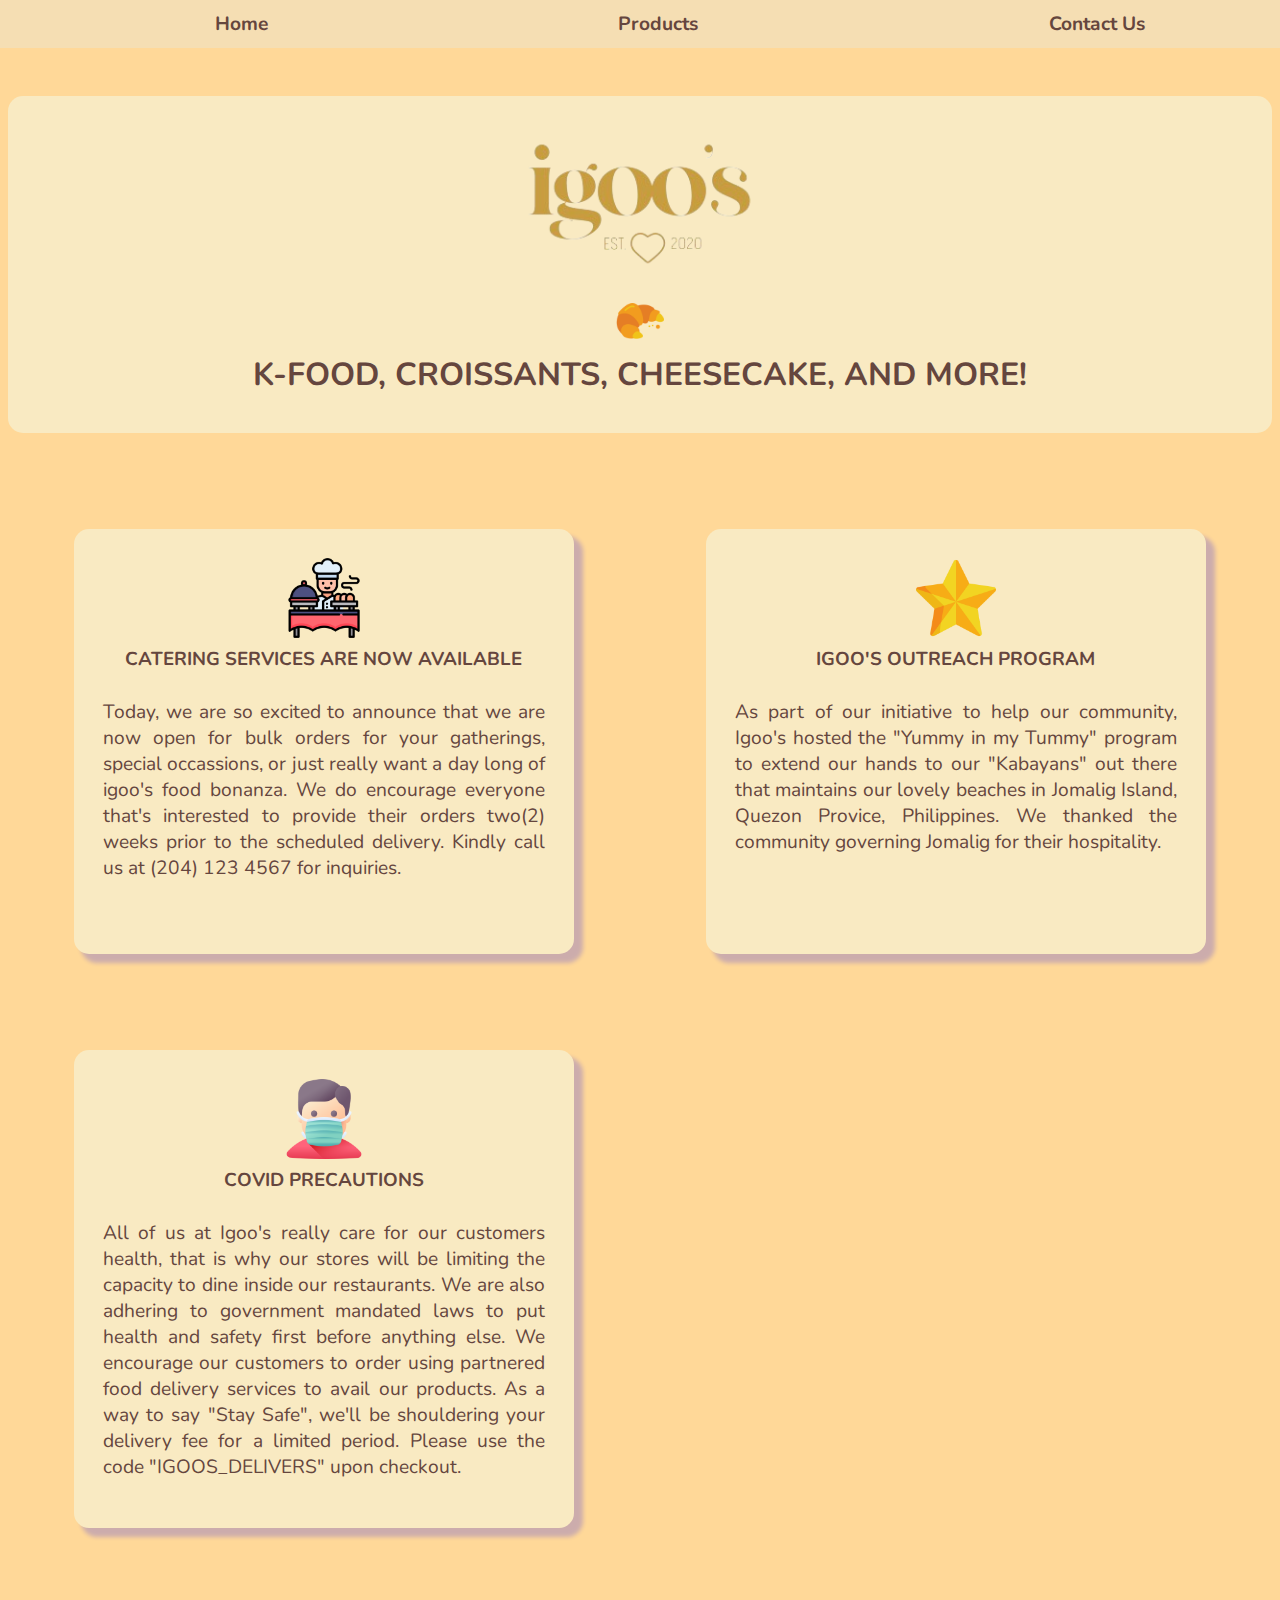
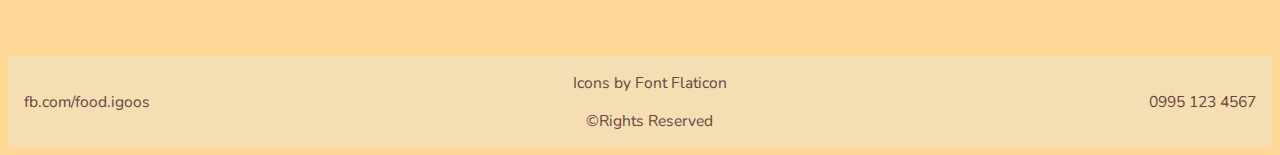
<file: index.html>
<!DOCTYPE html>
<html lang="en">

<head>
  <meta charset="UTF-8">
  <title>Igoo's Food and Catering</title>
  <link rel="stylesheet" href="./css/styles.css">
</head>

<body>
  <main>
    <header>
      <nav id="nav-bar">
        <ul class="navlist">
          <li><a href="/" class="nav-link">Home</a></li>
          <li><a href="/products.html" class="nav-link">Products</a></li>
          <li><a href="/contact.html" class="nav-link">Contact Us</a></li>
        </ul>
      </nav>
      <div class="container">
        <h1>
          <img src="./assets/logo.png" class="logo" alt="logo">
        </h1>
        <img src="./assets/croissant.png" class="header_img" alt="croissant">
        <h2>
          K-FOOD, CROISSANTS, CHEESECAKE, AND MORE!
        </h2>
      </div>
    </header>
    <section>
      <div class="news">
        <div class="container">
          <img src="./assets/catering.png" class="news_tag" alt="catering">
          <h3>CATERING SERVICES ARE NOW AVAILABLE</h3>
          <p>
            Today, we are so excited to announce that we are now open for bulk orders for your gatherings, special
            occassions, or just really want
            a day long of igoo's food bonanza. We do encourage everyone that's interested to provide their orders
            two(2) weeks prior to the
            scheduled delivery. Kindly call us at (204) 123 4567 for inquiries.
          </p>
        </div>
        <div class="container">
          <img src="./assets/star.png" class="news_tag"  alt="star">
          <h3>IGOO'S OUTREACH PROGRAM</h3>
          <p>
            As part of our initiative to help our community, Igoo's hosted the "Yummy in my Tummy" program to extend our
            hands to our "Kabayans" out there
            that maintains our lovely beaches in Jomalig Island, Quezon Provice, Philippines. We thanked the community
            governing Jomalig for their hospitality.
          </p>
        </div>
        <div class="container">
          <img src="./assets/covid.png" class="news_tag" alt="covid">
          <h3>COVID PRECAUTIONS</h3>
          <p>
            All of us at Igoo's really care for our customers health, that is why our stores will be limiting the
            capacity to dine inside our restaurants.
            We are also adhering to government mandated laws to put health and safety first before anything else. We
            encourage our customers to order using
            partnered food delivery services to avail our products. As a way to say "Stay Safe", we'll be shouldering
            your delivery fee for a limited period.
            Please use the code "IGOOS_DELIVERS" upon checkout.
          </p>
        </div>
      </div>
    </section>
  </main>
  <footer>
      <p>
        <a href="https://www.facebook.com/food.igoos">
          fb.com/food.igoos
        </a>
      </p>
      <div>
        <p>Icons by Font Flaticon</p>
        <p>©Rights Reserved</p>
      </div>
      <p>0995 123 4567</p>
  </footer>
</body>

</html>
</file>
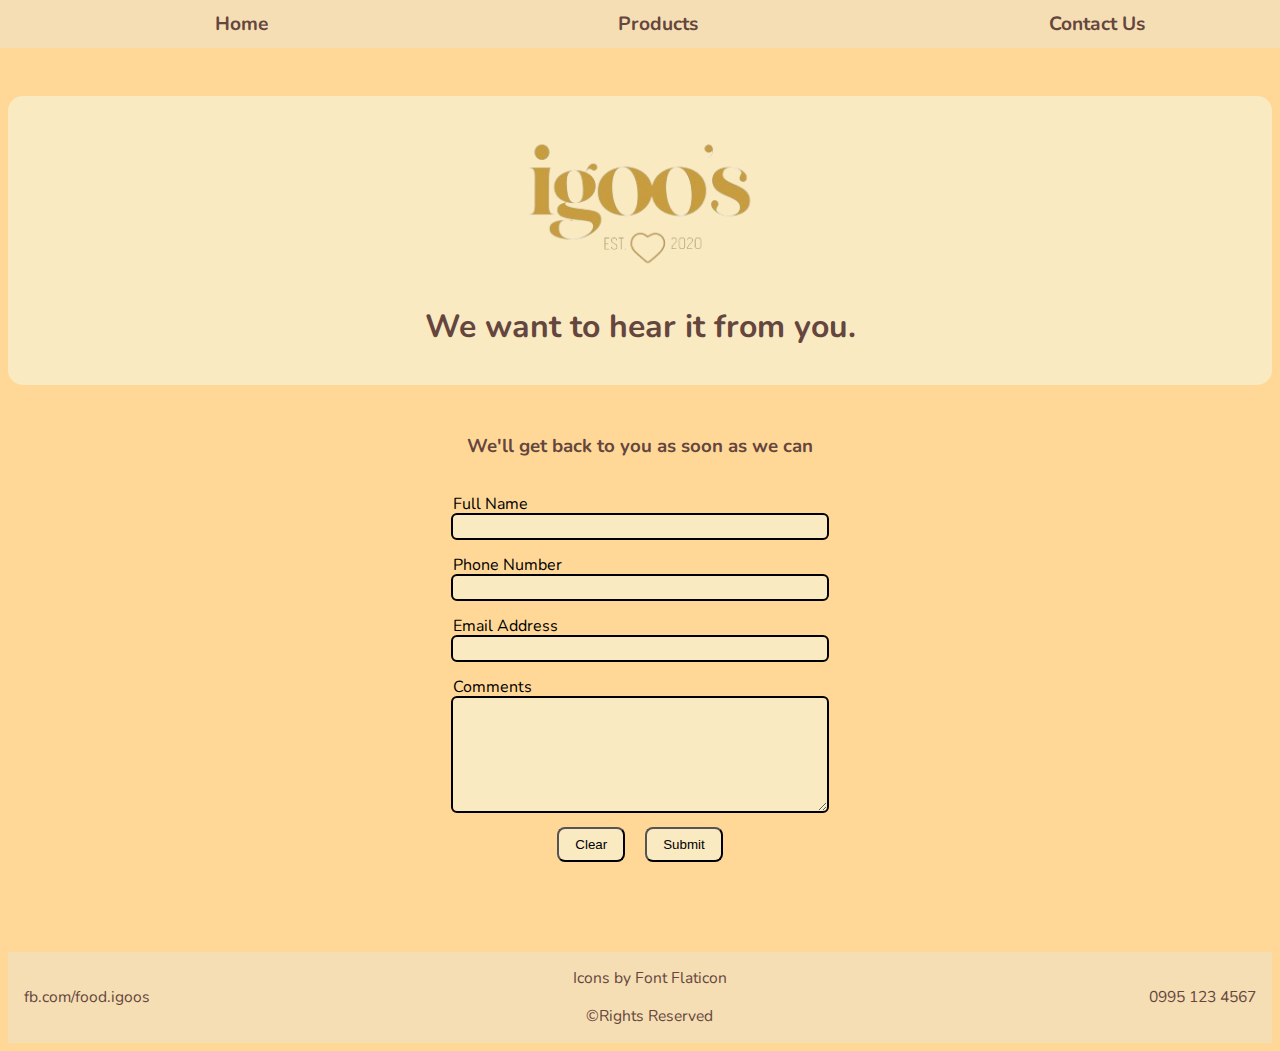
<file: contact.html>
<!DOCTYPE html>
<html lang="en">

<head>
  <meta charset="UTF-8">
  <title>Reach out to us</title>
  <link rel="stylesheet" href="./css/styles.css">
  <script src="js/formValidator.js"></script>
</head>

<body>
  <main>
    <header id="logoHeader">
      <nav id="nav-bar">
        <ul class="navlist">
          <li><a href="/" class="nav-link">Home</a></li>
          <li><a href="/products.html" class="nav-link">Products</a></li>
          <li><a href="/contact.html" class="nav-link">Contact Us</a></li>
        </ul>
      </nav>
      <div class="container">
        <h1>
          <img src="./assets/logo.png" class="logo" alt="logo">
        </h1>
        <h2>
          We want to hear it from you.
        </h2>
      </div>
    </header>
    <section id="contact_us">
      <h3 class="centered">
        We'll get back to you as soon as we can
      </h3>
      <form id="contactForm" action="index.html" method="get">
        <div class="inputBox">
          <div class="labelBox">
            <label for="fullName">Full Name</label>
            <p class="error_message" id="fullNameError">* Required field</p>
          </div>
          <input type="text" name="fullName" id="fullName">
        </div>
        <div class="inputBox">
          <div class="labelBox">
            <label for="phoneNumber">Phone Number</label>
            <p class="error_message" id="phoneNumberFormatError">* Format Incorrect</p>
            <p class="error_message" id="phoneNumberError">* Required field</p>
          </div>
          <input type="text" name="phoneNumber" id="phoneNumber">
        </div>
        <div class="inputBox">
          <div class="labelBox">
            <label for="email">Email Address</label>
            <p class="error_message" id="emailFormatError">* Format Incorrect</p>
            <p class="error_message" id="emailError">* Required field</p>
          </div>
          <input type="text" name="email" id="email">
        </div>
        <div class="inputBox">
          <div class="labelBox">
            <label for="comments">Comments</label>
            <p class="error_message" id="commentsError">* Required field</p>
          </div>
          <textarea name="comments" id="comments" rows="7"></textarea>
        </div>
        <div>
          <input type="reset" class="margin_x_1" value="Clear">
          <input type="submit" class="margin_x_1" title="Submit">
        </div>
      </form>
    </section>
  </main>
  <footer>
    <p>
      <a href="https://www.facebook.com/food.igoos">
        fb.com/food.igoos
      </a>
    </p>
    <div>
      <p>Icons by Font Flaticon </p>
      <p>©Rights Reserved</p>
    </div>
    <p>0995 123 4567</p>
  </footer>
</body>

</html>
</file>
<file: css/styles.css>
@import url("https://fonts.googleapis.com/css?family=Nunito:400,700&display=swap");

/* Global styles */

h1, h2, h3, h4, h5, h6 {
  margin: 0.5rem 0;
  color: #65463e;
}

h2 {
  font-size: 3em;
  text-align: center;
  color: #65463e;
}

p {
  font-family: "Nunito", Sans-serif;
  font-size: 1.2em;
  color: #65463e;
  text-align: center;
}

a {
  text-decoration: none;
  color: #65463e;
}

header { 
  box-sizing: border-box;
  width: auto;
  display: flex;
  align-items: center;
  justify-content: center;
  margin: 6rem auto 3rem;
}

footer {
  background-color: wheat;
  display: flex;
  font-size: small;
  align-items: center;
  padding: 0 1rem;
  margin-top: 5rem;
}
/* footer p, footer a {
  color: white;
} */

footer > div {
  margin: 0 auto;
}

li {
  list-style-type: none;
}

li a {
  text-decoration: none;
  display: block;
  align-items: center;
  padding: 4px 16px;
  color: #65463e;
}

li a:hover {
  background: #f9eac2;
  color: #cbae11;
  padding: 1rem;
}

body {
  font-family: "Nunito", Sans Serif;
  background: #ffd898;
}

.margin_x_1 {
  margin: 0 0.5rem;
}

.logo {
  width: 15rem;
}

.navlist {
  align-items: center;
  display: flex;
  flex-direction: row;
  justify-content: space-around;
  font-size: 1.2em;
  font-weight: bold;
  overflow: hidden;
  position: fixed;
  top: 0;
  left: 0;
  margin: 0;
  background: wheat;
  width: 100%;
  height: 3rem;
  z-index: 2;
}

.header_img {
  width: 3rem;
}

.container {
  background: #f9eac2;
  padding: 1.8em;
  border-radius: 15px;
  display: flex;
  flex-direction: column;
  align-items: center;
  overflow: hidden;
  text-align: center;
  width: 100%;
}

.centered {
  align-items: center;
  justify-content: center;
  text-align: center;
}


/* styles for home */
.news {
  display: grid;
  grid-template-columns: 50% 50%;
  justify-items: center;
}

.container h2 {
  font-size: xx-large;
}

.news .container {
  width: 70%;
  min-height: 23rem;
  margin: 3rem;
  box-shadow: 8px 8px 4px 1px rgba(0, 0, 255, .2);
}

.news .container p {
  text-align: justify;
}

.news_tag {
  z-index: 1;
  width: 5rem;
}

header h1 {
  font-size: 3em;
  color: #65463e;
}

header p {
  font-size: 1rem;
  color: #65463e;
  margin-top: 0;
}

@media only screen and (max-width: 480px) {
  .news {
    grid-template-columns: 100%;
  }
}

/* styles for products page */
.menu_header {
  display: flex;
}

.flipped_img {
  transform: scaleX(-1);
}

#products span {
  width: 100%;
  padding: 18px;
  text-align: center;
  font-weight: bold;
  font-size: 1.2em;
  color: #65463e;
  background: #d7ab51;
  border-top-left-radius: 10px;
  border-top-right-radius: 10px;
}

.prod_container {
  padding: 10px;
  display: grid;
  grid-gap: 50px;
  grid-template-columns: 250px 250px;
  grid-template-rows: auto;
  align-items: center;
  justify-content: center;
  margin-bottom: 50px;
}

.prod_container > div {
  display: flex;
  flex-wrap: wrap;
  justify-content: center;
  align-items: center;
}

.prod_container > div > img {
  object-fit: cover;
}

.vidframe_container > .vidframe {
  display: grid;
  justify-content: center;
}

.vidframe > iframe {
  border: none;
  overflow: hidden;
}

.menu {
  width: 250px;
  height: 280px;
}

@media only screen and (max-width: 480px) {
  .prod_container {
    grid-template-columns: 200px;
  }

  .menu {
    width: 200px;
  }
}

/* styles for contact page */
#contact_us input[type="text"], #contact_us textarea {
  background-color: #f9eac2;
  border-radius: 4px;
  outline: 2px solid black;
  border: none;
  padding: 4px
}

#contact_us input[type="text"]:focus, #contact_us textarea:focus {
  background-color: whitesmoke;
  outline: solid 2px #65463e;
  color: #c79f3e;
}

.inputBox {
  width: 30%;
  margin: 1rem auto;
  text-align: start;
  display: grid;
}

.labelBox {
  display: flex;
  align-items: center;
}

.error_message {
  color: maroon;
  font-size: medium;
  margin: 0 0 0 auto;
  display: none;
}

input[type="reset"], input[type="submit"] {
  padding: 0.5rem 1rem;
  border-radius: 0.5rem;
  background-color: #f9eac2;
}

input[type="reset"]:active, input[type="submit"]:active {
  background-color: #c79f3e;
}

form {
  text-align: center;
  padding: 10px;
}

.submit {
  background: rgba(101, 70, 62, 0.3);
}

@media only screen and (max-width: 980px) {
  .inputBox {
    width: 80%;
  }
}
</file>
